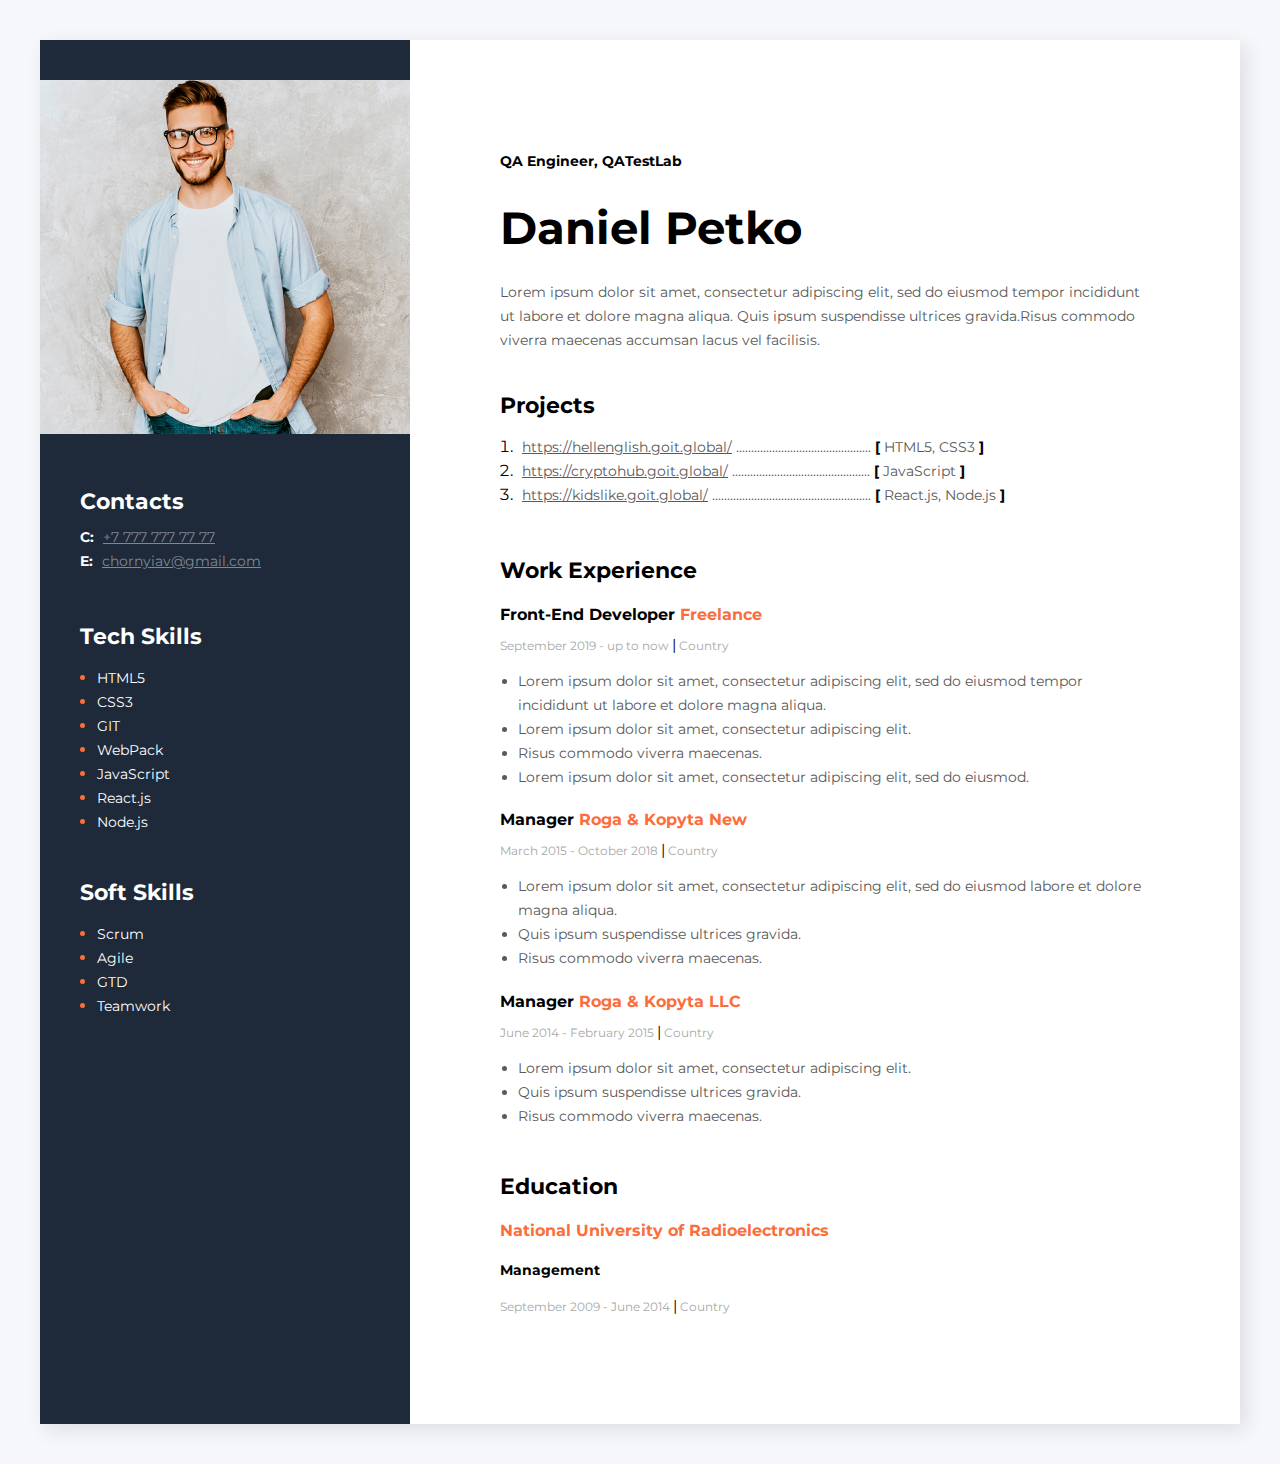
<file: index.html>
<!DOCTYPE html>
<html lang="en">
<head>
    <meta charset="UTF-8">
    <meta http-equiv="X-UA-Compatible" content="IE=edge">
    <meta name="viewport" content="width=device-width, initial-scale=1.0">
    <link rel="stylesheet" href="style.css">
    <link rel="preconnect" href="https://fonts.googleapis.com">
    <link href="https://fonts.googleapis.com/css2?family=Montserrat&amp;display=swap" rel="stylesheet">
    <title>My resume</title>
</head>
<body>
  
    <!--main container-->
    <div class="main-container">

        <!--main content sections-->
        <div class="main-content-section">

            <!--about me section-->
            <div class="about-me-section">   

                <h2 class="about-me-profession">QA Engineer, QATestLab</h2>
                <h1 class="about-me-name">Daniel Petko</h1>

                <p class="about-me-description">
                    Lorem ipsum dolor sit amet, consectetur adipiscing elit, sed do eiusmod tempor incididunt ut labore et dolore magna aliqua. Quis ipsum suspendisse ultrices     
                     gravida.Risus commodo viverra maecenas accumsan lacus vel facilisis.
                </p>
            </div>

            <!--my projects section-->
            <div class="my-projects-section">
                <h3 class="main-content-title">Projects</h3>

                <ol class="my-projects-list">
                    <li class="my-projects-item"> 
                    <span class="my-projects-text">
                        <a href="https://hellenglish.goit.global/" target="_blank" class="my-projects-link">https://hellenglish.goit.global/</a>
                        .............................................
                        <span class="my-projects-brackets">[</span> HTML5, CSS3 <span class="my-projects-brackets">]</span>
                    </span>
                    </li>
                    <li class="my-projects-item">
                    <span class="my-projects-text">
                        <a href="https://cryptohub.goit.global/" target="_blank" class="my-projects-link">https://cryptohub.goit.global/</a>
                        .............................................. 
                        <span class="my-projects-brackets">[</span> JavaScript <span class="my-projects-brackets">]</span>
                    </span>
                    </li>
                    <li class="my-projects-item">
                    <span class="my-projects-text">
                        <a href="https://kidslike.goit.global/" target="_blank" class="my-projects-link">https://kidslike.goit.global/</a>
                        .....................................................
                        <span class="my-projects-brackets">[</span> React.js, Node.js <span class="my-projects-brackets">]</span>
                    </span>
                    </li>
                </ol>

            </div>

            <!--work experience section-->
            <div class="my-work-experience-section">

                <h3 class="main-content-title">Work Experience</h3>

                <!--company 1-->
                <div class="my-work-experience-company-block">
                    <h4 class="my-work-experience-position">Front-End Developer <span class="my-work-experience-company">Freelance</span></h4> 
                    <p class="my-work-experience-period">September 2019 - up to now   <span class="my-work-experience-divider">|</span>   Country</p>
                    <ul class="my-work-experience-duties">
                        <li class="my-work-experience-duty">Lorem ipsum dolor sit amet, consectetur adipiscing elit, sed do eiusmod tempor incididunt ut labore et dolore magna aliqua.</li>
                        <li class="my-work-experience-duty">Lorem ipsum dolor sit amet, consectetur adipiscing elit.</li>
                        <li class="my-work-experience-duty">Risus commodo viverra maecenas.</li>
                        <li class="my-work-experience-duty">Lorem ipsum dolor sit amet, consectetur adipiscing elit, sed do eiusmod.</li>
                    </ul>
                </div>
                

                <!--company 2-->
                <div class="my-work-experience-company-block">
                    <h4 class="my-work-experience-position">Manager <span class="my-work-experience-company">Roga & Kopyta New</span></h4> 
                    <p class="my-work-experience-period">March 2015 - October 2018   <span class="my-work-experience-divider">|</span>   Country</p>
                    <ul class="my-work-experience-duties">
                        <li class="my-work-experience-duty">Lorem ipsum dolor sit amet, consectetur adipiscing elit, sed do eiusmod labore et dolore magna aliqua.</li>
                        <li class="my-work-experience-duty">Quis ipsum suspendisse ultrices gravida.</li>
                        <li class="my-work-experience-duty">Risus commodo viverra maecenas.</li>
                    </ul>
                </div>
                

                <!--company 3-->
                <div class="my-work-experience-company-block">
                    <h4 class="my-work-experience-position">Manager <span class="my-work-experience-company">Roga & Kopyta LLC</span></h4> 
                    <p class="my-work-experience-period">June 2014 - February 2015   <span class="my-work-experience-divider">|</span>   Country</p>
                    <ul class="my-work-experience-duties">
                        <li class="my-work-experience-duty">Lorem ipsum dolor sit amet, consectetur adipiscing elit.</li>
                        <li class="my-work-experience-duty">Quis ipsum suspendisse ultrices gravida.</li>
                        <li class="my-work-experience-duty">Risus commodo viverra maecenas.</li>
                    </ul>
                </div>
            </div>

            <!--education section-->
            <div class="my-education-section">
                <h3 class="main-content-title">Education</h3>
                <h4 class="my-education-university">National University of Radioelectronics</h4>
                <h4 class="my-education-faculty">Management</h4>
                <p class="my-work-experience-period">September 2009 - June 2014   <span class="my-work-experience-divider">|</span>  Country</p>

            </div>
        </div>

        
        <!--sidebar-->
        <aside class="sidebar">
            <img class="image" src="photo.jpg" alt="my photo">

            <!--contacts section-->
            <div class="contacts-section">
                <h3 class="sidebar-title">Contacts</h3>

                <div>
                    <span class="contacts-section-type">C:</span>
                    <a class="contacts-section-link" href="tel:+77777777777">+7 777 777 77 77</a>
                </div>
                <div>
                    <span class="contacts-section-type">E:</span>
                    <a class="contacts-section-link" href="mailto:chornyiav@gmail.com">chornyiav@gmail.com</a>
                </div>
            </div>

            <!--tech skills section-->
            <div class="tech-skills-section">
                <h3 class="sidebar-title">Tech Skills</h3>
                <ul class="tech-skills-list">
                    <li class="tech-skills-item"><span class="tech-skills-item-text">HTML5</span></li>
                    <li class="tech-skills-item"><span class="tech-skills-item-text">CSS3</span></li>
                    <li class="tech-skills-item"><span class="tech-skills-item-text">GIT</span></li>
                    <li class="tech-skills-item"><span class="tech-skills-item-text">WebPack</span></li>
                    <li class="tech-skills-item"><span class="tech-skills-item-text">JavaScript</span></li>
                    <li class="tech-skills-item"><span class="tech-skills-item-text">React.js</span></li>
                    <li class="tech-skills-item"><span class="tech-skills-item-text">Node.js</span></li>
                </ul>
            </div>

            <!--soft skills section-->
            <div class="soft-skills-section">
                <h3 class="sidebar-title">Soft Skills</h3>
                <ul class="soft-skills-list">
                    <li class="soft-skills-item"><span class="soft-skills-item-text">Scrum</span></li>
                    <li class="soft-skills-item"><span class="soft-skills-item-text">Agile</span></li>
                    <li class="soft-skills-item"><span class="soft-skills-item-text">GTD</span></li>
                    <li class="soft-skills-item"><span class="soft-skills-item-text">Teamwork</span></li>
                </ul>
            </div>
        </aside>
    

    </div>

</body> 
</html>
</file>
<file: style.css>
body {
    font-family: 'Montserrat', sans-serif;
    background-color: #F5F7FA;
}

.main-container {
    display: flex;
    flex-direction: row-reverse;
    width: 1200px;
    background-color: #fff;
    margin: 40px auto;
    box-shadow: 6px 6px 20px rgba(0, 0, 0, 0.1);
}

/* main content sections */
.main-content-section {
    padding: 100px 90px;
}

.main-content-title {
    font-style: normal;
    font-weight: bold;
    font-size: 22px;
    line-height: 27px;
    color: #000;
    margin-bottom: 10px;
}


/* about me section */
.about-me-section { 
    margin-bottom: 40px;
}

.about-me-profession {
   font-style: normal;
   font-weight: bold;
   font-size: 14px;
   font-weight: 700px; 
   color: #000;
   margin-bottom: 20px;
}
 
.about-me-name{
    font-style: normal;
    font-weight: bold;
    font-size: 45px;
    line-height: 55px;
    color: #000;
    margin-bottom: 25px;
}

.about-me-description {
    font-style: normal;
    font-weight: normal;
    font-size: 14px;
    line-height: 24px;
    color: #595959;
}

/* my projects section */

.my-projects-section { 
    margin: 0 0 50px 0;
}

.my-projects-list {
    padding: 0 0 0 17px;
}

.my-projects-item {
    color: #000;
}

.my-projects-link {
    font-style: normal;
    font-weight: normal;
    font-size: 14px;
    line-height: 24px;
    color: #595959;
}

.my-projects-text {
    font-style: normal;
    font-weight: normal;
    font-size: 14px;
    line-height: 24px;
    color: #595959;
    margin-left: 5px;
}

.my-projects-brackets {
    font-style: normal;
    font-weight: bold;
    font-size: 14px;
    line-height: 24px;
    color: #000000;
}

/* my work experience */

.my-work-experience-section {
    margin-bottom: 45px;
}

.my-work-experience-company {
    color: #FB6D3A;
}

.my-work-experience-position {
    font-style: normal;
    font-weight: bold;
    font-size: 16px;
    line-height: 20px;
    margin-bottom: 10px;
}

.my-work-experience-period{
   font-style: normal;
   font-weight: normal;
   font-size: 12px;
   line-height: 15px;
   color: #A8A8A8;
   margin-bottom: 10px;
}

.my-work-experience-divider {
    color: #000000;
    font-size: 15px;
}

.my-work-experience-duties {
    padding-left: 18px;
}

.my-work-experience-duty {
    font-style: normal;
    font-weight: normal;
    font-size: 14px;
    line-height: 24px;
    color: #595959;
}

.my-work-experience-company-block {
    margin: 0 0 15px 0;
}

/* education section */

.my-education-university {
    font-style: normal;
    font-weight: bold;
    font-size: 16px;
    line-height: 20px;
    color: #FB6D3A;
}

.my-education-faculty{
    font-style: normal;
    font-weight: bold;
    font-size: 14px;
    line-height: 17px;
}

/* sidebar section */
.sidebar {
    background-color: #1E2939;
    width: 370px;
    padding: 40px 0;
}

.image {
    width: 370px;
    height: 354px;
    
}

.contacts-section,
.tech-skills-section {
    margin: 50px 0 0 40px;
}
.soft-skills-section {
    margin: 45px 0 0 40px;
}

.sidebar-title {
    font-style: normal;
    font-weight: bold;
    font-size: 22px;
    line-height: 27px;
    color: #fff;
    margin-bottom: 10px;
}

/* contacts section */
.contacts-section-type {
    font-weight: bold;
    font-size: 14px;
    line-height: 24px;
    color: #fff;
    margin-right: 5px;
}
.contacts-section-link {
    font-style: normal;
    font-weight: normal;
    font-size: 14px;
    line-height: 24px;
    color: #7f8897;
}

/* tech skills section */
.tech-skills-list {
    padding: 0 0 0 17px;
}
.tech-skills-item {
    color: #FB6D3A;
}
.tech-skills-item-text {
    font-style: normal;
    font-weight: normal;
    font-size: 14px;
    line-height: 24px;
    color: #fff;

}

/* soft skills section */
.soft-skills-list {
    padding: 0 0 0 17px;
}
.soft-skills-item {
    color: #FB6D3A;
}
.soft-skills-item-text {
    font-style: normal;
    font-weight: normal;
    font-size: 14px;
    line-height: 24px;
    color: #fff;
}
</file>
